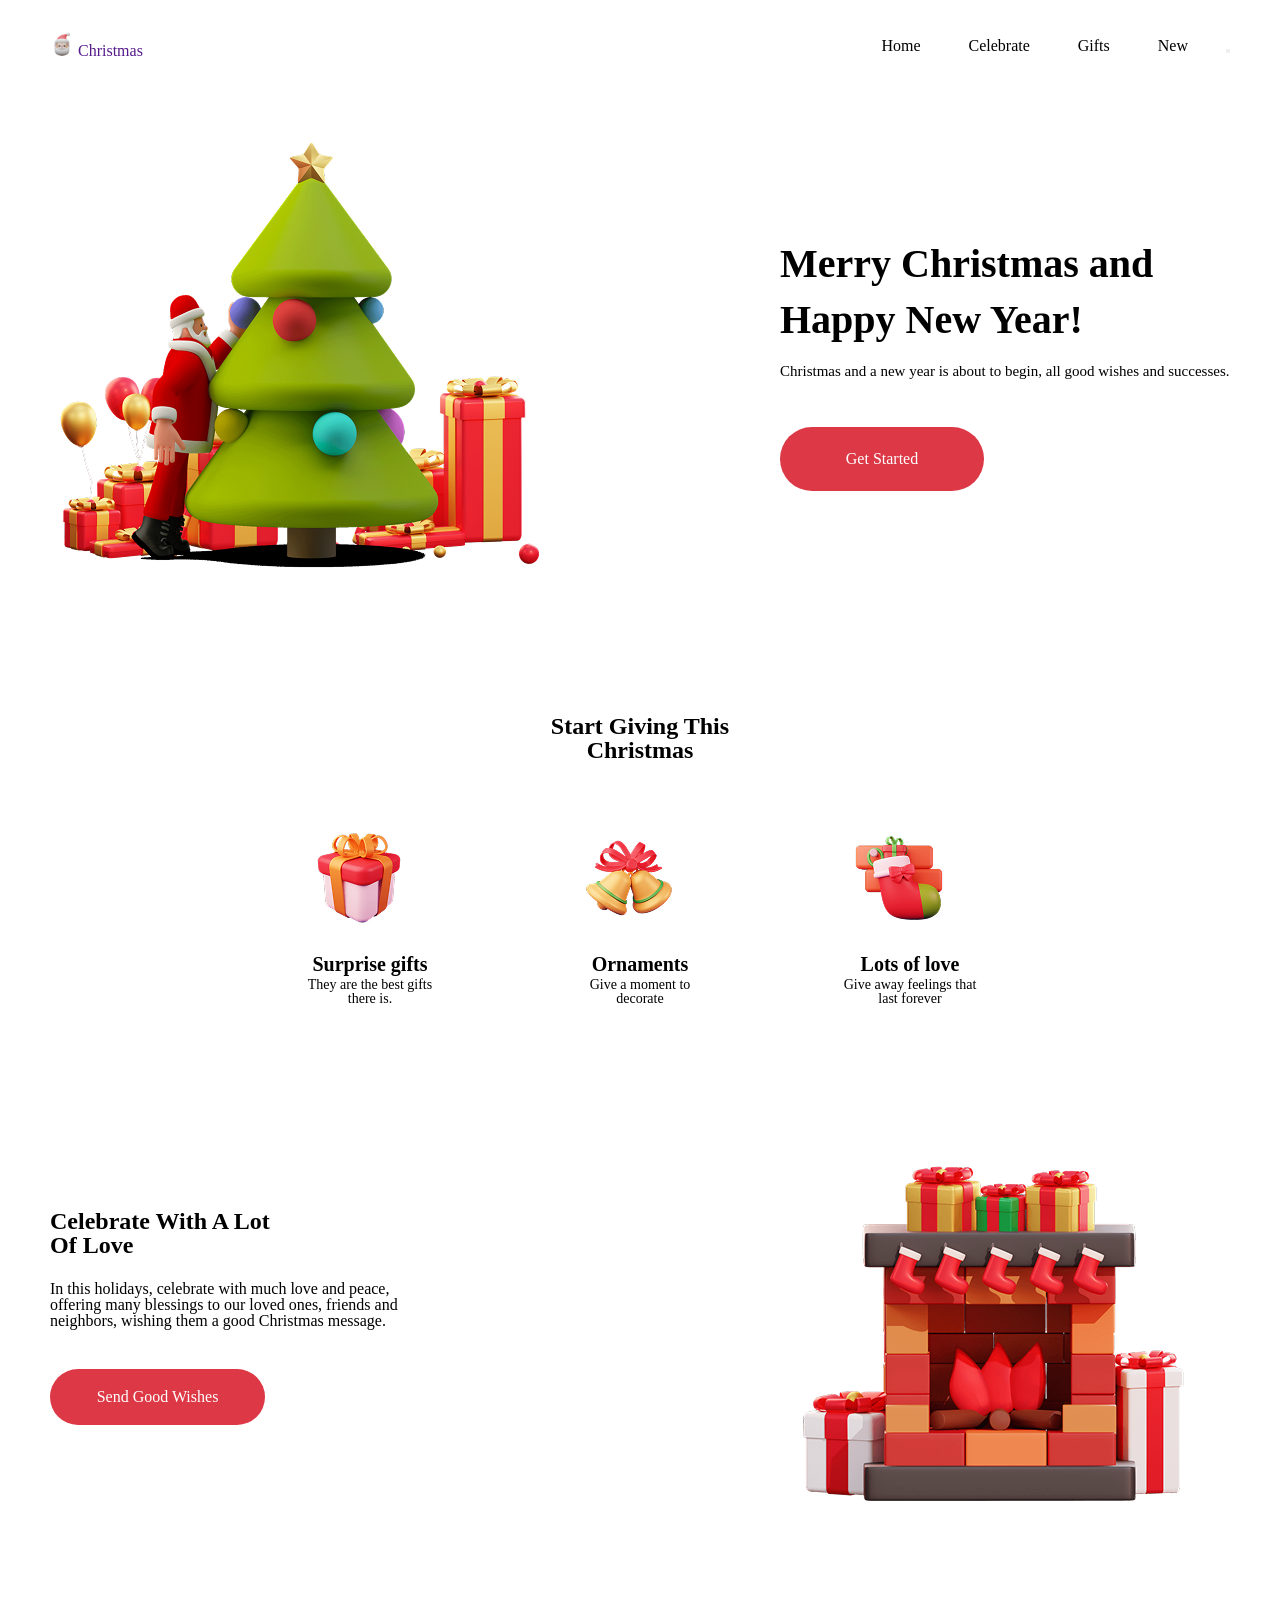
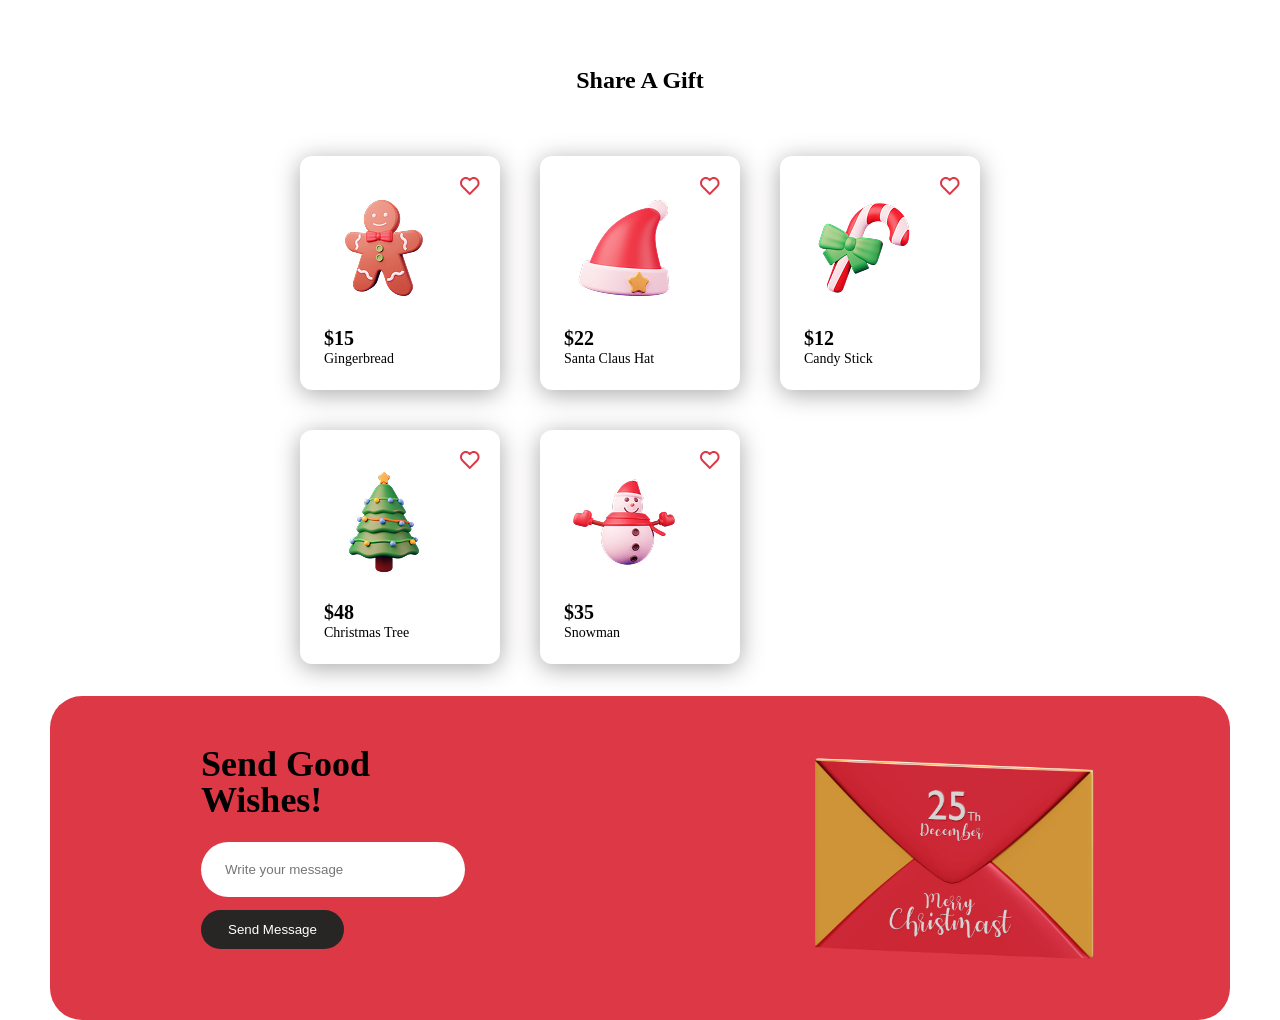
<file: index.html>
<!DOCTYPE html>
<html lang="en">
<head>
    <meta charset="UTF-8">
    <meta name="viewport" content="width=device-width, initial-scale=1.0">
    <title>Document</title>
    <link rel="stylesheet" href="./main.css">
</head>
<body>
    <header class="site-header header">
        
        <div class="container header__wrapper">
            
            <a href="" class="header__logo">
                <img src="./rasimlar/qor.svg" alt="Chtistmas's logo"> Christmas
            </a>
            <nav class="header__nav nav">
                <ul class="nav__list">
                    <li class="nav__item"><a
                        
                        
                        href="" class="nav__link">Home</a></li>
                        <li class="nav__item"><a href="" class="nav__link">Celebrate</a></li>
                        <li class="nav__item"><a href="" class="nav__link">Gifts</a></li>
                        <li class="nav__item"><a href="" class="nav__link">New</a></li>
                        
                    </ul>
                </nav>
                <div class="header__actions">
                    <button type="button" class="dark-mode"></button>
                </div>
            </div>
        </header>
        
        <main>
            
            <section class="hero"> 
                
                <div class="container hero__warapper">
                    <div class="hero__img-wrapper">
                        <img src="./rasimlar/uy.png" alt="">
                    </div>
                    <div class="hero__content">
                        <h1 class="hero__title">Merry Christmas and Happy New Year!</h1>
                        <p class="hero__desc">Christmas and a new year is about to begin, all good wishes and successes.</p>
                        <a href="" class="hero__link">Get Started</a>
                    </div>
                </div>
                
            </section>
            
            <section class="giving">
                <div class="container">
                    <div class="giving__title-wrapper">
                        <h2 class="giving__title">Start Giving This Christmas</h2>
                    </div>
                </div>
                
                <ul class="giving__list">
                    <li class="giving__item">
                        <img src="./rasimlar/karobka.png" alt="" class="giving__img">
                        <h3 class="giving__subtitile">Surprise gifts</h3>
                        <p class="giving__desc">They are the best gifts there is.</p>
                    </li>
                    <li class="giving__item">
                        <img src="./rasimlar/zvanok.png" alt="" class="giving__img">
                        <h3 class="giving__subtitile">Ornaments</h3>
                        <p class="giving__desc">Give a moment to decorate</p>
                    </li>
                    <li class="giving__item">
                        <img src="./rasimlar/paypoq.png" alt="" class="giving__img">
                        <h3 class="giving__subtitile">Lots of love</h3>
                        <p class="giving__desc">Give away feelings that last forever</p>
                    </li>
                </ul>
            </section>
            
            <section class="celebrate">
                <div class="container celebrate__wrapper">
                    <div class="celebrate__content">
                        <h2 class="celebrate__title">Celebrate With A Lot Of Love</h2>
                        <p class="celebrate__desc">In this holidays, celebrate with much love and peace, offering many blessings to our loved ones, friends and neighbors, wishing them a good Christmas message.  </p>
                        <a href="" class="celebrate__link">Send Good Wishes</a>
                    </div>
                    <div class="celebrate__img-wrapper">
                        <img src="./rasimlar/2-uy.png" alt="">
                    </div>
                </div>
            </section>
            
            
            <section class="gift">
                <div class="container">
                    <h2 class="gift__title">Share A Gift</h2>
                    
                    <ul class="gift__list">
                        <li class="gift__item">
                            <img src="./rasimlar/1-rasm.png" alt="" class="gift__img">
                            <p class="gift__price">$15</p>
                            <h3 class="gift__subtitle">Gingerbread</h3>
                            <button class="gift__like"></button>
                        </li>
                        <li class="gift__item">
                            <img src="./rasimlar/2-rasm.png" alt="" class="gift__img">
                            <p class="gift__price">$22</p>
                            <h3 class="gift__subtitle">Santa Claus Hat</h3>
                            <button class="gift__like"></button>
                        </li>
                        <li class="gift__item">
                            <img src="./rasimlar/3-rasm.png" alt="" class="gift__img">
                            <p class="gift__price">$12</p>
                            <h3 class="gift__subtitle">Candy Stick</h3>
                            <button class="gift__like"></button>
                        </li>
                        <li class="gift__item">
                            <img src="./rasimlar/4-rasm.png" alt="" class="gift__img">
                            <p class="gift__price">$48</p>
                            <h3 class="gift__subtitle">Christmas Tree</h3>
                            <button class="gift__like"></button>
                        </li>
                        <li class="gift__item">
                            <img src="./rasimlar/5-rasm.png" alt="" class="gift__img">
                            <p class="gift__price">$35</p>
                            <h3 class="gift__subtitle">Snowman</h3>
                            <button class="gift__like"></button>
                        </li>
                    </ul>
                </div>
            </section>

            <sectio class="contact">
                <div class="container">
                   <div class="contact__wrapper">
                 <form action="" class="contact__form">
                    <h2 class="contact__title">Send Good Wishes!</h2>
                    <input type="" class="contact__input" placeholder="Write your message">
                    <button class="contact__btn">Send Message</button>
                 </form>
                    
                 <div class="contact__img-wrapper">
                    <img src="./rasimlar/letter.png" alt="">
                 </div>
              </div> 
             </div>
            </sectio>
        </main>
        
        
        
        
    </body>
    </html>
</file>
<file: main.css>
* {
            margin: 0;
            padding: 0;
            box-sizing: border-box;
        }
        
        ul, ol {
            list-style: none;
        }
        
        :root {
            --bg: #fff;
            --text:#000000;
        }
        body.dark {
            --bg: #000;
            --text: #fff;
        }
        a {
            text-decoration: none;
        }
        
        body {
            background-color: var(--bg);
        }
        
        button {
            cursor: pointer;
        }
        
        .container {
            max-width: 1220px;
            width: 100%;
            margin: 0 auto;
            padding: 0 20px;
        }
        
        .site-header {
            padding-top: 32px;
            padding-bottom: 16px;
        }
        
        .header__wrapper {
            display: flex;
            align-items: center;
        }
        
        .header__logo {
            margin-right: auto;
        }
        
        .header__nav {
            margin-right: 38px;
        }
        
        .header__moon {
            display: flex;
            justify-content: center;
            align-items: center;
            width: 20px;
            height: 20px;
            top: 34px;
            left: 1104px;
            border: none;
            background-color: transparent;
        }        
        .nav__list {
            display: flex;
            gap: 48px;
        }
        
        .nav__link {
            font-size: 16px;
            line-height: 100%;
            letter-spacing: 0%;
            color: var(--text);
        }
        
        .nav__link:hover {
            color: #DC3845;
        }







.hero{
    padding-top: 64px;
    padding-bottom: 56px;
}
.hero__warapper{
    display: flex;
    align-items: center;
    justify-content: space-between;
}
.hero__content{
    width: 450px;
}
.hero__title{
    font-weight: 600;
    font-size: 40px;
    line-height: 140%;
    letter-spacing: 0%;
    margin-bottom: 16px;
    color: var(--text);

}

.hero__desc{
    font-size: 15px;
    line-height: 100%;
    letter-spacing: 0%; 
    margin-bottom: 48px;   
    color: var(--text);

}
.hero__link{
    display: flex;
    width: 204px;
    height: 64px;
    border-radius: 64px;
    justify-content: center;
    align-items: center;
    background-color: #dc3845;
    font-weight: 500;
    line-height: 100%;
    letter-spacing: 0%;
    color: #fff;
}









.giving{
    padding-top: 72px;
    padding-bottom: 32px;
}
.giving__title-wrapper{
    width: 205px;
    margin: 0 auto;
    color: var(--text);
}
.giving__title{
    font-weight: 600;
    font-size: 24px;
    line-height: 100%;
    letter-spacing: 0%;
    text-align: center;
    margin-bottom: 56px;
    color: var(--text);
}
.giving__list{
    display: flex;
    gap: 128px;
    justify-content: center;
    
}

.giving__item{
    width: 142px;
}
.giving__item img{
    width: 120px;
    height: 120px;
    margin-bottom: 12px;
}
.giving__subtitile{
    font-weight: 600;
    font-size: 20px;
    line-height: 100%;
    letter-spacing: 0%;
    text-align: center;
    margin-bottom: 4px;
    color: var(--text);
}
.giving__desc{
     font-size: 14px;
     line-height: 1;
     letter-spacing: 0%;
     text-align: center;
     color: var(--text);
}









.celebrate{
    padding-top: 52px;
    padding-bottom: 52px;
}
.celebrate__wrapper{
    display: flex;
    align-items: center;
    justify-content: space-between;
}
.celebrate__img-wrapper{
     width: 450px;
}
.celebrate__img-wrapper img{
    width: 450px;
}
.celebrate__content{
    width: 372px;
}
.celebrate__title{
    width: 235px;
    font-weight: 600;
    font-size: 24px;
    line-height: 100%;
    letter-spacing: 0%;
    margin-bottom: 24px; 
    color: var(--text);
}
.celebrate__desc{
    line-height: 100%;
    letter-spacing: 0%;
    margin-bottom: 40px;
    color: #5D5656;
    color: var(--text);
}
.celebrate__link{
    display: flex;
    justify-content: center;
    align-items: center;
    color: #fff;
    width: 215px;
    height: 56px;
    border-radius: 64px;
    background-color: #DC3845;
}










.gift{
    padding-top: 72px;
    padding-bottom: 32px;
}
.gift__title{
    font-weight: 600;
    font-size: 24px;
    line-height: 100%;
    letter-spacing: 0%;
    text-align: center;
    margin-bottom: 64px;
    color: var(--text);
}
.gift__list{
    width: 680px;
    margin: 0 auto;
    display: flex;
    gap: 40px;
    flex-wrap: wrap;
}
.gift__item{
    position: relative;
    padding: 32px 40px 24px 24px;
    width: 200px;
    border-radius: 12px;
    box-shadow: 0px 4px 24px 0px #aba8a8;
}
.gift__img{
    width: 120px;
    height: 120px;
    margin: 0 auto 16px;
}
.gift__price{
    font-weight: 600;
    font-size: 20px;
    line-height: 100%;
    letter-spacing: 0%;
    margin-bottom: 4px;
}
.gift__subtitle{
    font-weight: 500;
    font-style: Medium;
    font-size: 14px;
    line-height: 100%;
    letter-spacing: 0%;
    color: #5D5656;
    color: var(--text);
}
.gift__like{
    top: 20px;
    right: 20px;
    position: absolute;
    width: 20px;
    height: 20px;
    background-image: url(./rasimlar/like.svg);
    background-size: 20px;
    background-repeat: no-repeat;
    background-position: center;
    border: none;
    background-color: transparent;
}













.contact{
    padding-top: 96px;
    padding-bottom: 72px;
}
.contact__wrapper{
    padding: 50px 121px 50px 151px;
    display: flex;
    justify-content: space-between;
    background-color: #DC3845;
    border-radius: 32px;
}
.contact__form{
    display: flex;
    flex-direction: column;
    width: 256px;
}
.contact__title{
font-weight: 600;
font-size: 36px;
line-height: 100%;
letter-spacing: 0%;
color: #fff;
margin-bottom: 24px;
color: var(--text);
}
.contact__input{
    width: 264px;
    height: 55px;
    padding: 0 24px;
    border-radius: 64px;
    margin-bottom: 13px;
    border: none;
}
.contact__img-wrapper img {
    width: 320px;
}
.contact__btn{
    width: 143px;
    height: 39px;
    border-radius: 64px;
    background-color: #282525;
    color: #fff;
    border: none;
}
</file>
